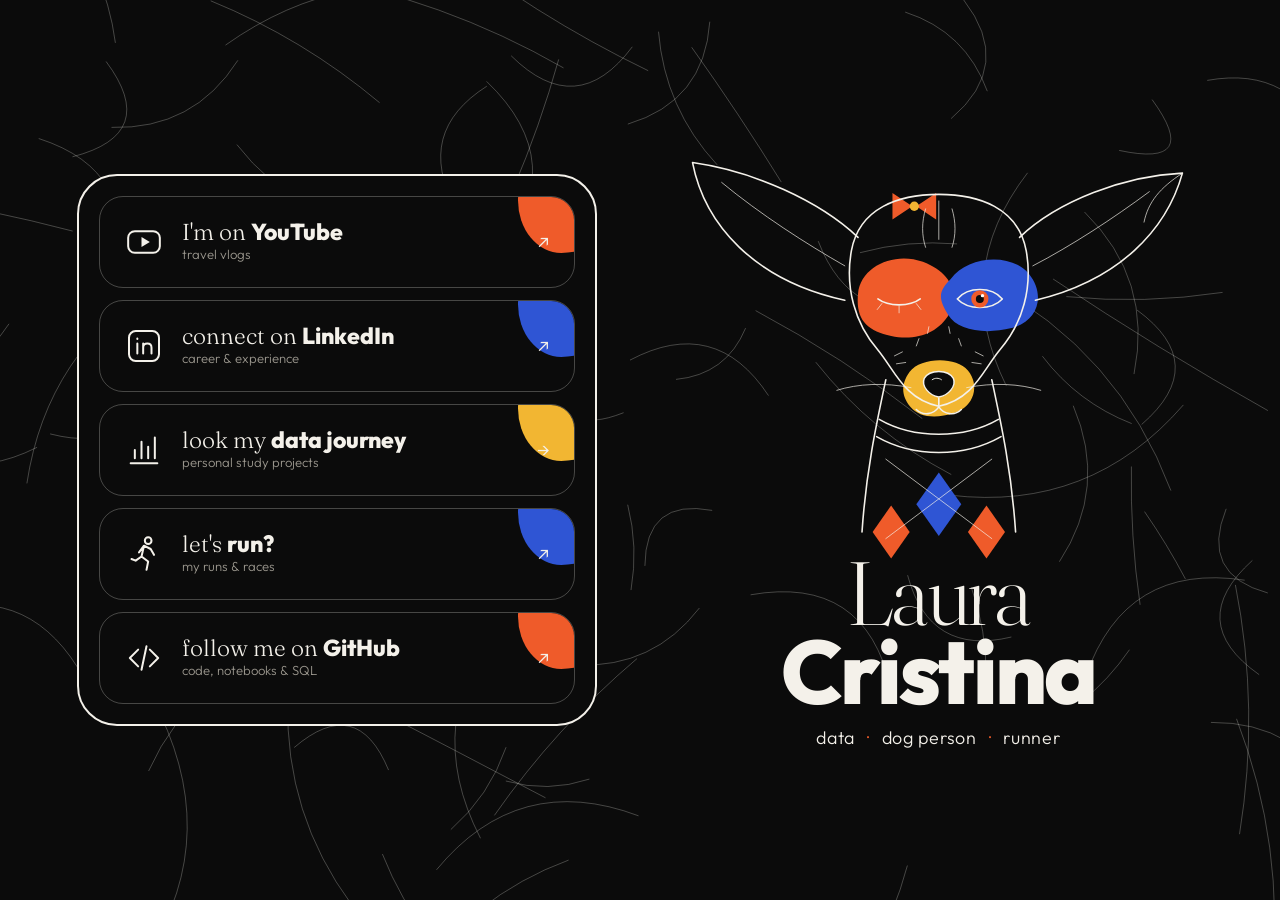
<file: index.html>
<!DOCTYPE html>
<html lang="en">
<head>
  <meta charset="UTF-8">
  <meta name="viewport" content="width=device-width, initial-scale=1.0">
  <title>Laura Cristina — data · dog person · runner</title>
  <meta name="description" content="Laura Cristina: data analyst, dog person and runner. Travel vlogs on YouTube, data projects on GitHub.">
  <meta property="og:title" content="Laura Cristina — data · dog person · runner">
  <meta property="og:description" content="Data analyst, dog person and runner.">
  <meta property="og:url" content="https://lauracristina.dev/">
  <link rel="icon" href="assets/img/favicon.svg" type="image/svg+xml">
  <link rel="preconnect" href="https://fonts.googleapis.com">
  <link rel="preconnect" href="https://fonts.gstatic.com" crossorigin>
  <link href="https://fonts.googleapis.com/css2?family=Fraunces:opsz,wght@9..144,300;9..144,400&family=Outfit:wght@300;400;600;800&display=swap" rel="stylesheet">
  <link rel="stylesheet" href="assets/css/style.css">
</head>
<body>

  <div class="cursor" aria-hidden="true"></div>
  <svg class="lines" id="bgLines" aria-hidden="true"></svg>

  <main class="stage">

    <!-- ============ LINKS: container with 5 divs ============ -->
    <div class="links-box">

      <div class="link-card" style="--c: var(--orange)">
        <a href="https://www.youtube.com/@qtfoiessabrinc" target="_blank" rel="noopener">
          <svg class="icon" viewBox="0 0 48 48" aria-hidden="true"><rect x="5" y="11" width="38" height="26" rx="8"/><path d="M21 18v12l10-6z" class="fill"/></svg>
          <span class="text">
            <span class="link-title">I'm on <b>YouTube</b></span>
            <span class="link-sub">travel vlogs</span>
          </span>
          <span class="arrow">↗</span>
        </a>
      </div>

      <div class="link-card" style="--c: var(--blue)">
        <a href="https://www.linkedin.com/in/lauracss/" target="_blank" rel="noopener">
          <svg class="icon" viewBox="0 0 48 48" aria-hidden="true"><rect x="6" y="6" width="36" height="36" rx="8"/><path d="M16 21v12M16 15v.5M23 33V21M23 26c0-3 2-5 5-5s5 2 5 5v7"/></svg>
          <span class="text">
            <span class="link-title">connect on <b>LinkedIn</b></span>
            <span class="link-sub">career &amp; experience</span>
          </span>
          <span class="arrow">↗</span>
        </a>
      </div>

      <div class="link-card" style="--c: var(--yellow)">
        <a href="projects/">
          <svg class="icon" viewBox="0 0 48 48" aria-hidden="true"><path d="M8 40h32M13 34V24M21 34V14M29 34V20M37 34V9"/></svg>
          <span class="text">
            <span class="link-title">look my <b>data journey</b></span>
            <span class="link-sub">personal study projects</span>
          </span>
          <span class="arrow">→</span>
        </a>
      </div>

      <div class="link-card" style="--c: var(--blue)">
        <a href="https://www.strava.com/athletes/36237465" target="_blank" rel="noopener">
          <svg class="icon" viewBox="0 0 48 48" aria-hidden="true"><circle cx="29" cy="8" r="4"/><path d="M18 22l6-8 8 4 4 7M24 14l-3 13 8 6-2 10M21 27l-7 5-5-2"/></svg>
          <span class="text">
            <span class="link-title">let's <b>run?</b></span>
            <span class="link-sub">my runs &amp; races</span>
          </span>
          <span class="arrow">↗</span>
        </a>
      </div>

      <div class="link-card" style="--c: var(--orange)">
        <a href="https://github.com/LuaCristina" target="_blank" rel="noopener">
          <svg class="icon" viewBox="0 0 48 48" aria-hidden="true"><path d="M17 14L7 24l10 10M31 14l10 10-10 10M27 10l-6 28"/></svg>
          <span class="text">
            <span class="link-title">follow me on <b>GitHub</b></span>
            <span class="link-sub">code, notebooks &amp; SQL</span>
          </span>
          <span class="arrow">↗</span>
        </a>
      </div>

    </div>

    <!-- ============ PET + NAME ============ -->
    <div class="identity">
      <svg class="pet" viewBox="200 70 800 640" aria-label="Illustration of my dog" role="img">
      <g class="blobs">
        <path class="blob orange" d="M478 290c4-42 56-64 98-48s56 48 40 78-52 42-88 34-54-24-50-64z"/>
        <path class="blob blue"   d="M618 268c26-36 92-40 118-8s14 72-26 82-82 4-96-20-16-34 4-54z"/>
        <path class="blob yellow" d="M556 408c16-22 70-24 88-2s10 54-20 64-54 6-66-8-18-32-2-54z"/>
        <path class="blob blue"   d="M600 560l34 48-34 48-34-48z"/>
        <path class="blob orange" d="M528 610l28 40-28 40-28-40z"/>
        <path class="blob orange" d="M672 610l28 40-28 40-28-40z"/>
      </g>
      <!-- lacinho -->
      <g class="bow">
        <path d="M560 158l-30-20v40z M566 158l30-20v40z" fill="#ef5b2a"/>
        <circle cx="563" cy="158" r="7" fill="#f2b632"/>
      </g>
      <g class="ink" fill="none" stroke="currentColor" stroke-linecap="round" stroke-linejoin="round">
        <!-- cabeça -->
        <path class="draw" d="M468 225C480 160 540 140 600 140s120 20 132 85c10 55-5 110-40 150-25 30-40 75-92 85-52-10-67-55-92-85-35-40-50-95-40-150z"/>
        <!-- orelhonas (a da direita com a pontinha dobrada) -->
        <path class="draw" d="M478 205C420 150 320 105 228 92c18 92 92 178 230 208"/>
        <path class="draw thin" d="M458 248C400 215 330 170 272 122"/>
        <path class="draw" d="M722 205C780 150 880 112 968 108c-24 86-96 162-222 192"/>
        <path class="draw thin" d="M968 108c-34 22-52 44-58 74M742 248c58-30 122-72 176-112"/>
        <!-- olho piscando (esq.) e olho aberto (dir.) -->
        <path class="draw" d="M508 298c16 12 48 12 64 0"/>
        <path class="draw thin" d="M514 305l-7 9M540 309v10M566 305l7 9"/>
        <path class="draw" d="M628 298c16-19 52-19 68 0-16 17-52 17-68 0z"/>
        <!-- manchinha escura da testa -->
        <path class="draw thin" d="M600 150v58M580 162c-6 20-6 40 0 58M620 162c6 20 6 40 0 58"/>
        <!-- focinho grisalho -->
        <path class="draw thin" d="M545 378l-12 6M550 394l-14 2M655 378l12 6M650 394l14 2M570 358l-4 11M630 358l4 11M585 340l-2 10M615 340l2 10"/>
        <!-- boca -->
        <path class="draw" d="M600 448v13M600 461c-8 12-24 14-34 4M600 461c8 12 24 14 34 4"/>
        <!-- bigodes -->
        <path class="draw thin" d="M558 432c-40-8-80-6-112 4M642 432c40-8 80-6 112 4"/>
        <!-- pescoço + suéter xadrez -->
        <path class="draw" d="M520 420c-15 70-30 140-36 230M680 420c15 70 30 140 36 230"/>
        <path class="draw" d="M510 480c52 30 128 30 180 0M506 506c56 32 132 32 188 0"/>
        <path class="draw thin" d="M520 540l160 120M680 540L520 660"/>
      </g>
      <!-- narizinho -->
      <path class="nose" d="M578 418c8-14 36-14 44 0 5 12-8 26-22 28-14-2-27-16-22-28z" fill="#0b0b0b" stroke="currentColor" stroke-width="2.2"/>
      <path d="M590 420c4-3 10-3 14 0" stroke="currentColor" stroke-width="1.4" fill="none" stroke-linecap="round"/>
      <g class="eyes">
        <circle cx="662" cy="298" r="13" fill="#ef5b2a"/><circle cx="662" cy="298" r="6" fill="#0b0b0b"/>
        <circle cx="666" cy="293" r="2.6" fill="#fff"/>
      </g>
    </svg>
      <h1 class="name">
        <span class="serif">Laura</span>
        <span class="bold">Cristina</span>
      </h1>
      <p class="tag">data <i>·</i> dog person <i>·</i> runner</p>
    </div>

  </main>

  <script src="assets/js/script.js"></script>
</body>
</html>
</file>
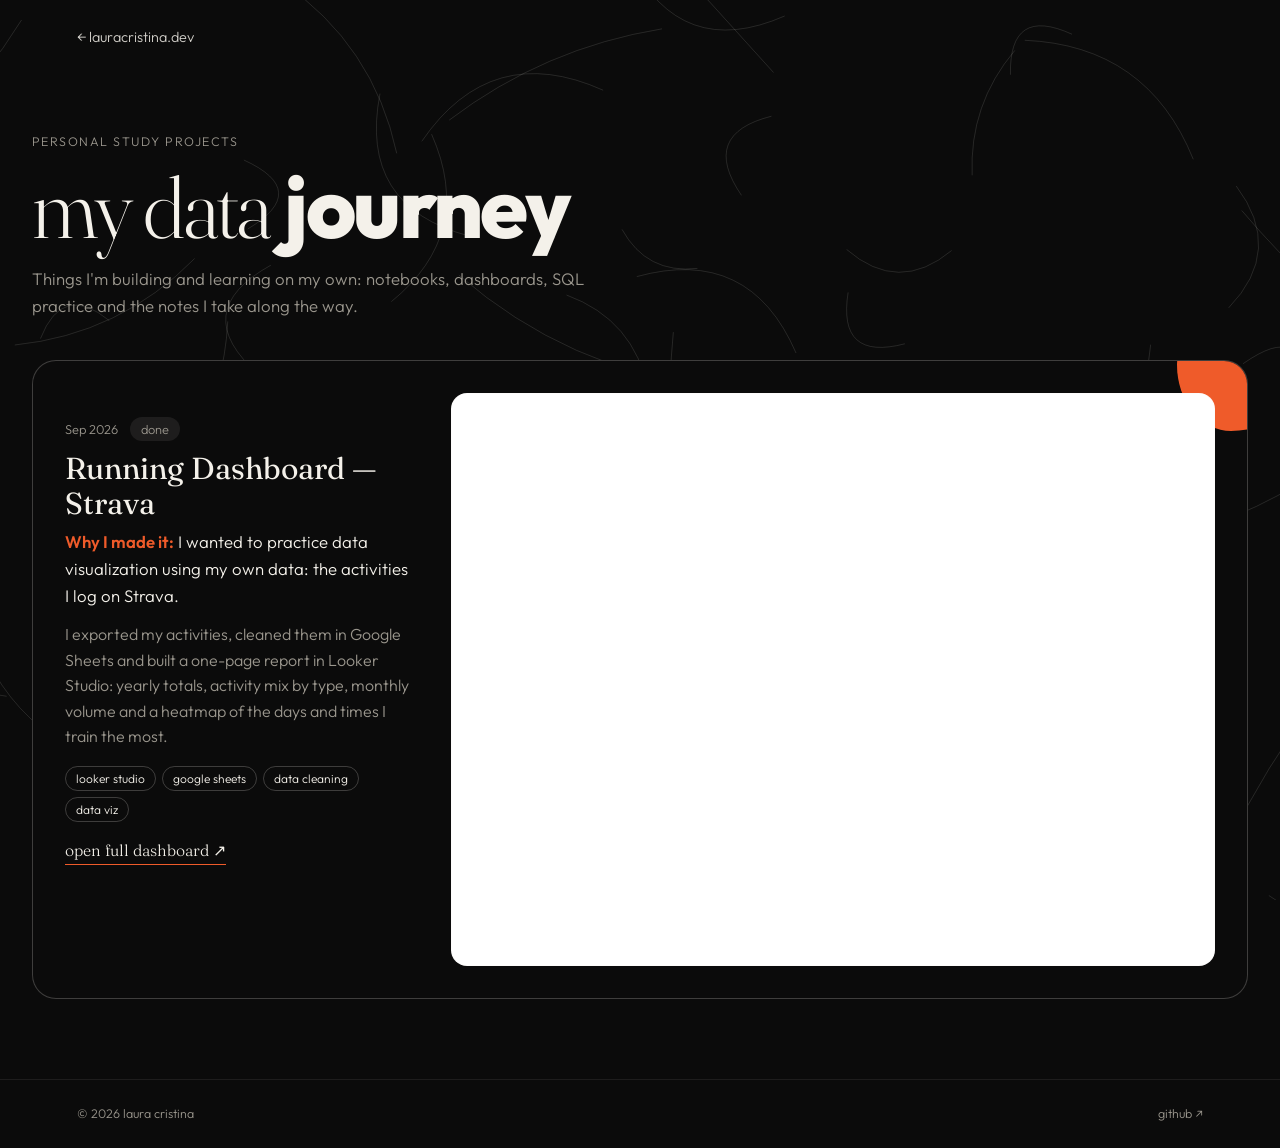
<file: projects/index.html>
<!DOCTYPE html>
<html lang="en">
<head>
  <meta charset="UTF-8">
  <meta name="viewport" content="width=device-width, initial-scale=1.0">
  <title>Data Journey — Laura Cristina</title>
  <meta name="description" content="Personal study projects in data: notes, notebooks, dashboards and what I learned.">
  <link rel="icon" href="../assets/img/favicon.svg" type="image/svg+xml">
  <link rel="preconnect" href="https://fonts.googleapis.com">
  <link rel="preconnect" href="https://fonts.gstatic.com" crossorigin>
  <link href="https://fonts.googleapis.com/css2?family=Fraunces:opsz,wght@9..144,300;9..144,400&family=Outfit:wght@300;400;600;800&display=swap" rel="stylesheet">
  <link rel="stylesheet" href="../assets/css/projects.css">
</head>
<body>

  <svg class="lines" id="bgLines" aria-hidden="true"></svg>

  <header class="top">
    <a href="../" class="back">← lauracristina.dev</a>
  </header>

  <main class="wrap">

    <section class="intro">
      <span class="kicker">personal study projects</span>
      <h1><span class="serif">my data</span> <span class="bold">journey</span></h1>
      <p>Things I'm building and learning on my own: notebooks, dashboards, SQL practice and the notes I take along the way.</p>
    </section>

    <section class="posts">

      <!--
        HOW TO ADD A NEW PROJECT: copy the whole <article> ... </article> block,
        paste it above this one (newest first) and change the texts and links.
      -->

      <article class="post post--featured" style="--c: var(--orange)">
        <div class="post-text">
          <div class="post-meta">
            <time datetime="2026-09">Sep 2026</time>
            <span class="status done">done</span>
          </div>
          <h2>Running Dashboard — Strava</h2>
          <p class="why"><b>Why I made it:</b> I wanted to practice data visualization using my own data: the activities I log on Strava.</p>
          <p>I exported my activities, cleaned them in Google Sheets and built a one-page report in Looker Studio: yearly totals, activity mix by type, monthly volume and a heatmap of the days and times I train the most.</p>
          <ul class="tags"><li>looker studio</li><li>google sheets</li><li>data cleaning</li><li>data viz</li></ul>
          <div class="post-links">
            <a href="https://lookerstudio.google.com/reporting/a1f18eab-3836-4ecb-83da-a002165ea61c" target="_blank" rel="noopener">open full dashboard ↗</a>
          </div>
        </div>
        <div class="post-embed">
          <iframe
            src="https://lookerstudio.google.com/embed/reporting/a1f18eab-3836-4ecb-83da-a002165ea61c"
            title="Running Dashboard — Strava (Looker Studio)"
            loading="lazy" allowfullscreen
            sandbox="allow-storage-access-by-user-activation allow-scripts allow-same-origin allow-popups allow-popups-to-escape-sandbox"></iframe>
        </div>
      </article>

    </section>

    <p class="empty" hidden>No projects with this tag yet.</p>
  </main>

  <footer class="foot">
    <span>© <span id="year"></span> laura cristina</span>
    <a href="https://github.com/LuaCristina" target="_blank" rel="noopener">github ↗</a>
  </footer>

  <script src="../assets/js/projects.js"></script>
</body>
</html>
</file>
<file: assets/css/style.css>
:root {
  --bg: #0b0b0b;
  --ink: #f4f1ea;
  --muted: #9a968d;
  --line: rgba(244, 241, 234, .26);
  --orange: #ef5b2a;
  --blue: #2f55d4;
  --yellow: #f2b632;
  --serif: "Fraunces", Georgia, serif;
  --sans: "Outfit", system-ui, sans-serif;
}

* { box-sizing: border-box; margin: 0; padding: 0; }
html, body { height: 100%; }
body {
  background: var(--bg);
  color: var(--ink);
  font-family: var(--sans);
  font-weight: 300;
  line-height: 1.5;
  overflow: hidden;            /* one screen, no scroll */
}
a { color: inherit; text-decoration: none; }

.serif { font-family: var(--serif); font-weight: 300; }
.bold  { font-family: var(--sans);  font-weight: 800; }

/* ---------- background lines ---------- */
.lines { position: fixed; inset: 0; width: 100%; height: 100%; pointer-events: none; z-index: 0; }
.lines path { fill: none; stroke: var(--line); stroke-width: 1; }

/* ---------- layout ---------- */
.stage {
  position: relative; z-index: 1;
  height: 100vh; height: 100svh;
  display: grid; grid-template-columns: minmax(320px, 520px) 1fr;
  align-items: center; gap: clamp(24px, 6vw, 96px);
  padding: clamp(20px, 5vh, 56px) clamp(16px, 6vw, 96px);
}

/* ---------- links container (4 divs) ---------- */
.links-box {
  border: 2px solid var(--ink); border-radius: 40px; background: var(--bg);
  padding: clamp(12px, 1.6vw, 20px);
  display: grid; gap: clamp(10px, 1.4vh, 16px);
}
.link-card {
  position: relative; overflow: hidden; isolation: isolate;
  border: 1px solid var(--line); border-radius: 24px;
  transition: border-color .4s, transform .4s;
}
.link-card::before {
  content: ""; position: absolute; z-index: -1; right: -40px; top: -40px;
  width: 96px; height: 96px; background: var(--c);
  border-radius: 58% 42% 55% 45% / 45% 60% 40% 55%;
  transition: transform .6s cubic-bezier(.2,.8,.2,1);
}
.link-card a {
  display: flex; align-items: center; gap: 18px;
  padding: clamp(14px, 2.4vh, 24px) 24px;
}
.icon {
  flex: none; width: 40px; height: 40px;
  fill: none; stroke: currentColor; stroke-width: 2.4; stroke-linecap: round; stroke-linejoin: round;
}
.icon .fill { fill: currentColor; stroke: none; }
.text { display: flex; flex-direction: column; }
.link-title { font-family: var(--serif); font-size: clamp(1.2rem, 1.8vw, 1.6rem); line-height: 1.15; }
.link-title b { font-family: var(--sans); font-weight: 800; }
.link-sub { font-size: .82rem; color: var(--muted); transition: color .3s; }
.arrow { margin-left: auto; font-size: 1.2rem; transition: transform .3s; }
.link-card:hover { border-color: var(--c); transform: translateX(6px); }
.link-card:hover::before { transform: scale(8); }
.link-card:hover, .link-card:hover .link-sub { color: var(--bg); }
.link-card:hover .arrow { transform: translate(3px, -3px); }

/* ---------- pet + name ---------- */
.identity {
  display: flex; flex-direction: column; align-items: center; text-align: center;
  min-height: 0; max-height: 100%;
}
.pet { width: 100%; max-width: 600px; max-height: 54vh; color: var(--ink); }
.pet .ink path { stroke-width: 2.4; }
.pet .ink .thin { stroke-width: 1.3; opacity: .8; }
.blob.orange { fill: var(--orange); }
.blob.blue   { fill: var(--blue); }
.blob.yellow { fill: var(--yellow); }
.blobs path { transform-box: fill-box; transform-origin: center; animation: breathe 6s ease-in-out infinite; }
.blobs path:nth-child(2n) { animation-delay: -2s; }
.blobs path:nth-child(3n) { animation-delay: -4s; }
@keyframes breathe { 50% { transform: scale(1.06) rotate(2deg); } }

.draw { stroke-dasharray: 1400; stroke-dashoffset: 1400; animation: draw 2.6s ease forwards; }
.draw.thin { animation-delay: .8s; }
@keyframes draw { to { stroke-dashoffset: 0; } }

.eyes { animation: blink 5s infinite; transform-origin: 662px 298px; }
@keyframes blink { 0%, 94%, 100% { transform: scaleY(1); } 97% { transform: scaleY(.1); } }
.bow { transform-origin: 563px 158px; animation: wiggle 4s ease-in-out infinite; }
@keyframes wiggle { 50% { transform: rotate(-8deg); } }

.name {
  display: flex; flex-direction: column; align-items: center;
  font-size: clamp(3rem, 7vw, 6.4rem); line-height: .88; letter-spacing: -.03em;
  margin-top: -2vh;            /* touches the sweater, like the Canva */
  position: relative;
}
.name .serif { font-weight: 300; }
.tag { margin-top: 14px; font-size: clamp(.95rem, 1.4vw, 1.2rem); letter-spacing: .04em; }
.tag i { color: var(--orange); font-style: normal; padding: 0 .4em; }

/* ---------- cursor ---------- */
.cursor {
  position: fixed; left: 0; top: 0; z-index: 50; pointer-events: none;
  width: 34px; height: 34px; margin: -17px 0 0 -17px;
  border: 1.5px solid var(--ink); border-radius: 50%;
  mix-blend-mode: difference; opacity: 0;
  transition: width .25s, height .25s, margin .25s, background .25s;
}
.cursor.big { width: 70px; height: 70px; margin: -35px 0 0 -35px; background: var(--ink); }
@media (hover: hover) { .cursor.on { opacity: 1; } }

/* ---------- tablet / phone: stack, still one screen ---------- */
@media (max-width: 860px) {
  .stage {
    grid-template-columns: 1fr; grid-template-rows: 1fr auto;
    align-items: stretch; gap: 14px; padding: 16px;
  }
  .identity { order: -1; justify-content: center; }
  .pet { max-height: 34svh; }
  .name { font-size: clamp(2.4rem, 12vw, 4rem); margin-top: -1svh; }
  .tag { margin-top: 8px; font-size: .9rem; }
  .links-box { grid-template-columns: 1fr 1fr; border-radius: 28px; padding: 10px; gap: 10px; }
  .link-card { border-radius: 18px; }
  .link-card a { flex-direction: column; align-items: flex-start; gap: 8px; padding: 14px; }
  .icon { width: 30px; height: 30px; }
  .link-title { font-size: 1.05rem; }
  .link-sub { font-size: .72rem; }
  .arrow { position: absolute; top: 12px; right: 14px; }
  .link-card::before { width: 70px; height: 70px; right: -30px; top: -30px; }
  .link-card:hover { transform: none; }
}
@media (max-height: 640px) and (max-width: 860px) {
  .link-sub { display: none; }
  .pet { max-height: 28svh; }
}

@media (prefers-reduced-motion: reduce) {
  *, *::before, *::after { animation: none !important; transition: none !important; }
  .draw { stroke-dashoffset: 0; }
}

/* 5 cards: on phones the last card spans both columns */
@media (max-width: 860px) {
  .links-box .link-card:last-child:nth-child(odd) { grid-column: span 2; }
}
</file>
<file: assets/css/projects.css>
:root {
  --bg: #0b0b0b;
  --ink: #f4f1ea;
  --muted: #9a968d;
  --line: rgba(244, 241, 234, .22);
  --orange: #ef5b2a;
  --blue: #2f55d4;
  --yellow: #f2b632;
  --serif: "Fraunces", Georgia, serif;
  --sans: "Outfit", system-ui, sans-serif;
}
* { box-sizing: border-box; margin: 0; padding: 0; }
body {
  background: var(--bg); color: var(--ink);
  font-family: var(--sans); font-weight: 300; line-height: 1.6;
  overflow-x: hidden;
}
a { color: inherit; text-decoration: none; }
.serif { font-family: var(--serif); font-weight: 300; }
.bold  { font-family: var(--sans); font-weight: 800; }

.lines { position: fixed; inset: 0; width: 100%; height: 100%; pointer-events: none; z-index: 0; }
.lines path { fill: none; stroke: rgba(244,241,234,.12); stroke-width: 1; }

.top, .wrap, .foot { position: relative; z-index: 1; }
.top { padding: 24px clamp(16px, 6vw, 96px); }
.back { font-size: .9rem; opacity: .85; border-bottom: 1px solid transparent; transition: border-color .3s, color .3s; }
.back:hover { color: var(--yellow); border-color: var(--yellow); }

.wrap { max-width: 1280px; margin: 0 auto; padding: clamp(24px, 6vh, 64px) clamp(16px, 5vw, 32px) 80px; }

.kicker { font-size: .78rem; letter-spacing: .12em; text-transform: uppercase; color: var(--muted); }
.intro h1 { font-size: clamp(2.6rem, 8vw, 5.4rem); line-height: .95; letter-spacing: -.03em; margin: 12px 0 18px; }
.intro p { color: var(--muted); max-width: 560px; font-size: 1.05rem; }

.filters { display: flex; flex-wrap: wrap; gap: 8px; margin: 32px 0 40px; }
.chip {
  font: inherit; font-size: .85rem; color: var(--ink); cursor: pointer;
  background: transparent; border: 1px solid var(--line); border-radius: 999px; padding: 6px 16px;
  transition: background .25s, border-color .25s, color .25s;
}
.chip:hover { border-color: var(--ink); }
.chip.active { background: var(--ink); color: var(--bg); border-color: var(--ink); }

.posts { display: grid; gap: 18px; }
.post {
  position: relative; overflow: hidden; isolation: isolate;
  background: var(--bg);
  border: 1px solid var(--line); border-radius: 24px;
  padding: clamp(20px, 3vw, 32px);
  transition: border-color .4s;
}
.post::before {
  content: ""; position: absolute; z-index: -1; right: -50px; top: -50px;
  width: 120px; height: 120px; background: var(--c);
  border-radius: 58% 42% 55% 45% / 45% 60% 40% 55%;
}
.post:hover { border-color: var(--c); }
.post-meta { display: flex; gap: 12px; align-items: center; font-size: .8rem; color: var(--muted); }
.status { border: 1px solid var(--line); border-radius: 999px; padding: 1px 10px; }
.status.done { border-color: transparent; background: rgba(244,241,234,.08); }
.post h2 { font-family: var(--serif); font-weight: 400; font-size: clamp(1.4rem, 3vw, 1.9rem); line-height: 1.15; margin: 10px 0 8px; max-width: 85%; }
.post p { color: var(--muted); max-width: 680px; }
.tags { list-style: none; display: flex; flex-wrap: wrap; gap: 6px; margin: 16px 0; }
.tags li { font-size: .75rem; border: 1px solid var(--line); border-radius: 999px; padding: 2px 10px; }
.post-links { display: flex; gap: 18px; font-family: var(--serif); }
.post-links a { border-bottom: 1px solid var(--c); }
.post-links a:hover { color: var(--c); }

.empty { color: var(--muted); margin-top: 24px; }

.foot {
  display: flex; justify-content: space-between; gap: 8px; flex-wrap: wrap;
  padding: 24px clamp(16px, 6vw, 96px); font-size: .78rem; color: var(--muted);
  border-top: 1px solid rgba(244,241,234,.08);
}
.foot a:hover { color: var(--ink); }

@media (prefers-reduced-motion: reduce) { * { transition: none !important; } }

/* featured project: text on the side, dashboard embedded */
.intro { margin-bottom: 40px; }
.post--featured {
  display: grid; grid-template-columns: minmax(260px, 1fr) 2.2fr; gap: clamp(20px, 3vw, 40px);
  align-items: start;
}
.post--featured .post-text { position: sticky; top: 24px; }
.post--featured h2 { max-width: none; }
.why { color: var(--ink) !important; font-size: 1.05rem; margin-bottom: 12px; }
.why b { font-weight: 600; color: var(--c); }
.post-embed {
  border-radius: 16px; overflow: hidden; border: 1px solid var(--line); background: #fff;
  aspect-ratio: 4 / 3;
}
.post-embed iframe { display: block; width: 100%; height: 100%; border: 0; }
@media (max-width: 900px) {
  .post--featured { grid-template-columns: 1fr; }
  .post--featured .post-text { position: static; }
  .post-embed { aspect-ratio: 3 / 4; }
}
</file>
